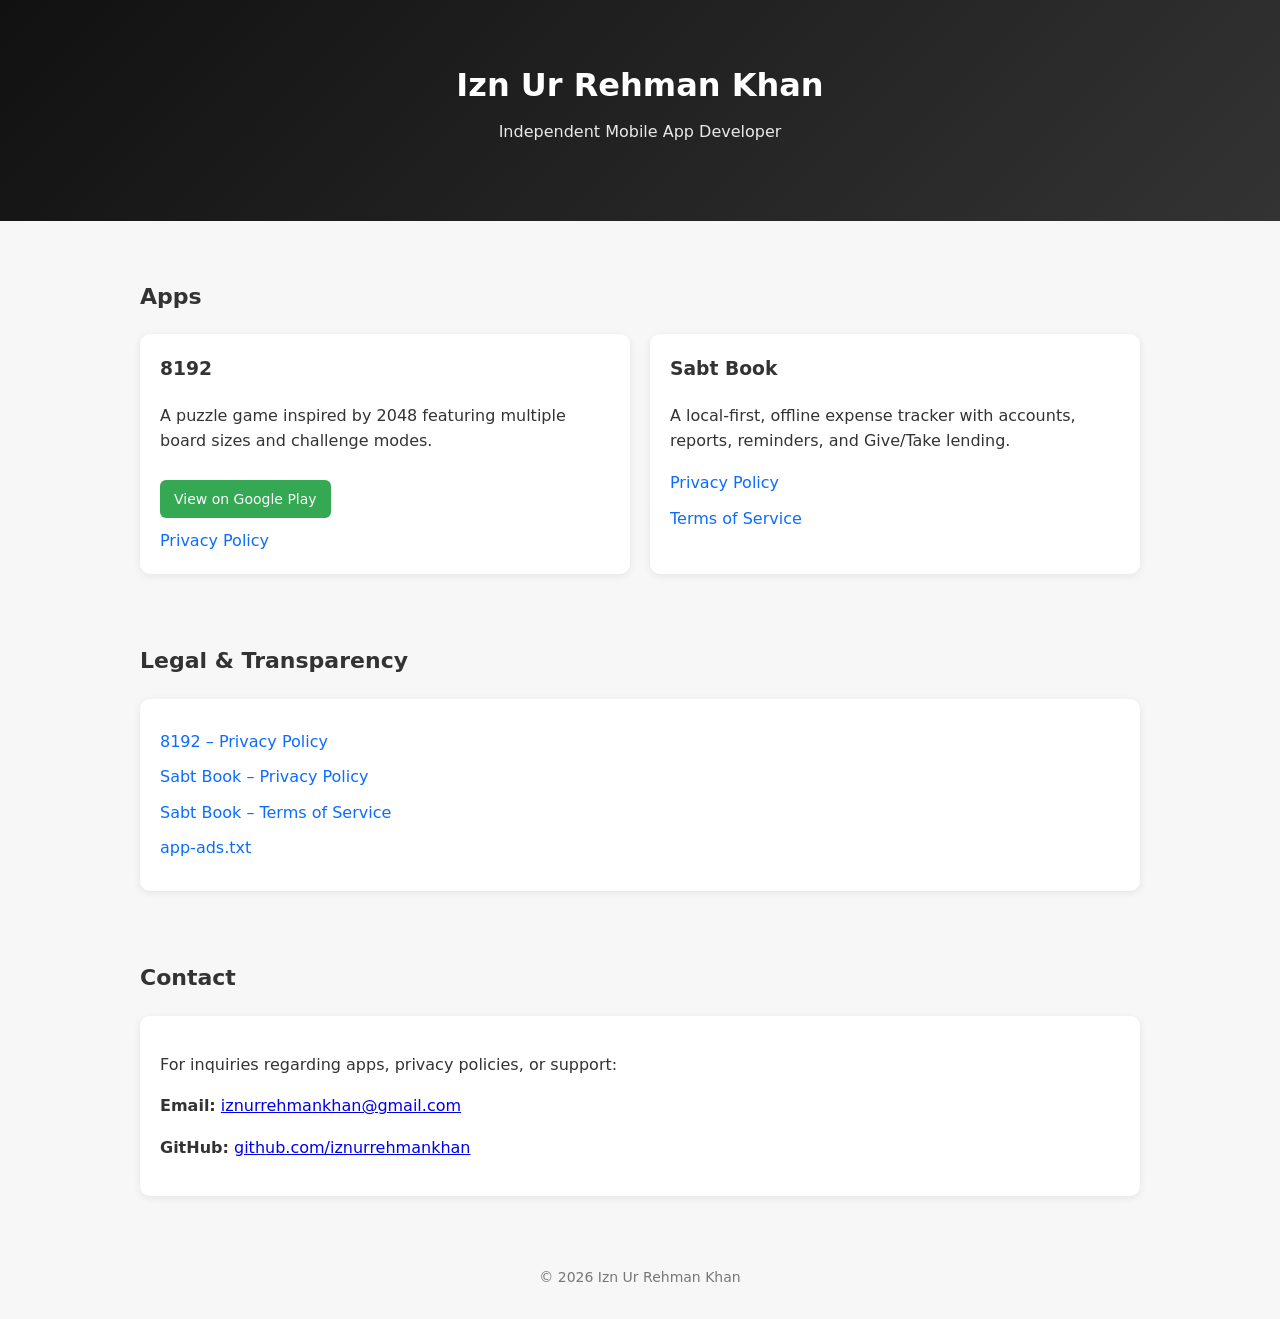
<file: index.html>
<!doctype html>
<html lang="en">

<head>

    <meta charset="UTF-8">
    <meta name="viewport" content="width=device-width,initial-scale=1">

    <title>Izn Ur Rehman Khan – Mobile Apps</title>

    <meta name="description" content="Mobile apps developed by Izn Ur Rehman Khan">

    <link rel="stylesheet" href="css/styles.css">

</head>

<body>

<header>

    <h1>Izn Ur Rehman Khan</h1>
    <p>Independent Mobile App Developer</p>

</header>

<main>

    <h2 class="section-title">Apps</h2>

    <div class="apps">

        <div class="card">

            <h3>8192</h3>

            <p>
                A puzzle game inspired by 2048 featuring multiple board sizes and challenge modes.
            </p>

            <a class="button"
               href="https://play.google.com/store/apps/details?id=com.iznurrehmankhan.eightoneninetwo"
               target="_blank"
               rel="noopener noreferrer">

                View on Google Play

            </a>

            <a class="link"
               href="privacy/8192.html">

                Privacy Policy

            </a>

        </div>

        <div class="card">

            <h3>Sabt Book</h3>

            <p>
                A local-first, offline expense tracker with accounts, reports, reminders, and Give/Take lending.
            </p>

            <a class="link"
               href="privacy/sabtbook.html">

                Privacy Policy

            </a>

            <a class="link"
               href="terms/sabtbook.html">

                Terms of Service

            </a>

        </div>

    </div>

    <br><br>

    <h2 class="section-title">Legal & Transparency</h2>

    <div class="list">

        <a href="privacy/8192.html">
            8192 – Privacy Policy
        </a>

        <a href="privacy/sabtbook.html">
            Sabt Book – Privacy Policy
        </a>

        <a href="terms/sabtbook.html">
            Sabt Book – Terms of Service
        </a>

        <a href="app-ads.txt">
            app-ads.txt
        </a>

    </div>

    <br><br>

    <h2 id="contact" class="section-title">Contact</h2>

    <div class="list">

        <p>
            For inquiries regarding apps, privacy policies, or support:
        </p>

        <p>
            <strong>Email:</strong>
            <a href="mailto:iznurrehmankhan@gmail.com">
                iznurrehmankhan@gmail.com
            </a>
        </p>

        <p>
            <strong>GitHub:</strong>
            <a href="https://github.com/iznurrehmankhan" target="_blank" rel="noopener noreferrer">
                github.com/iznurrehmankhan
            </a>
        </p>

    </div>

</main>

<footer>

    © 2026 Izn Ur Rehman Khan

</footer>

</body>

</html>
</file>
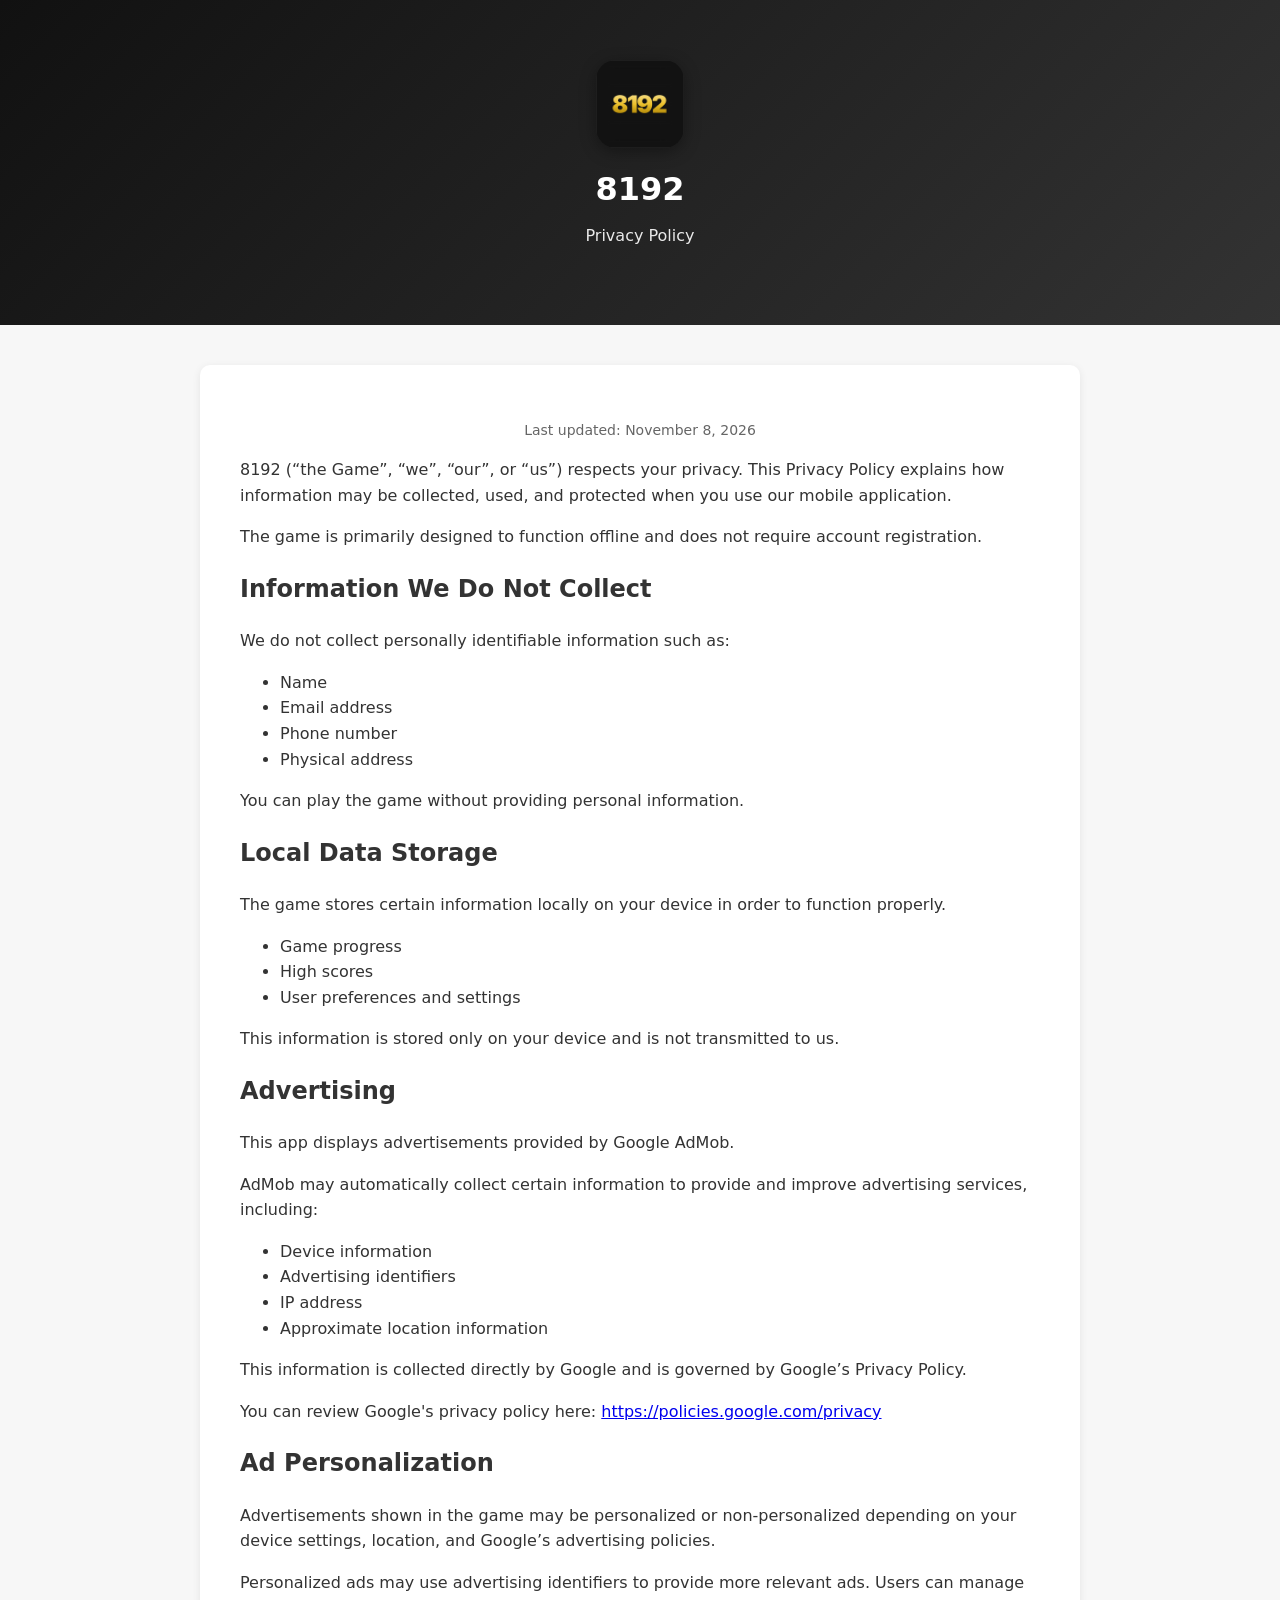
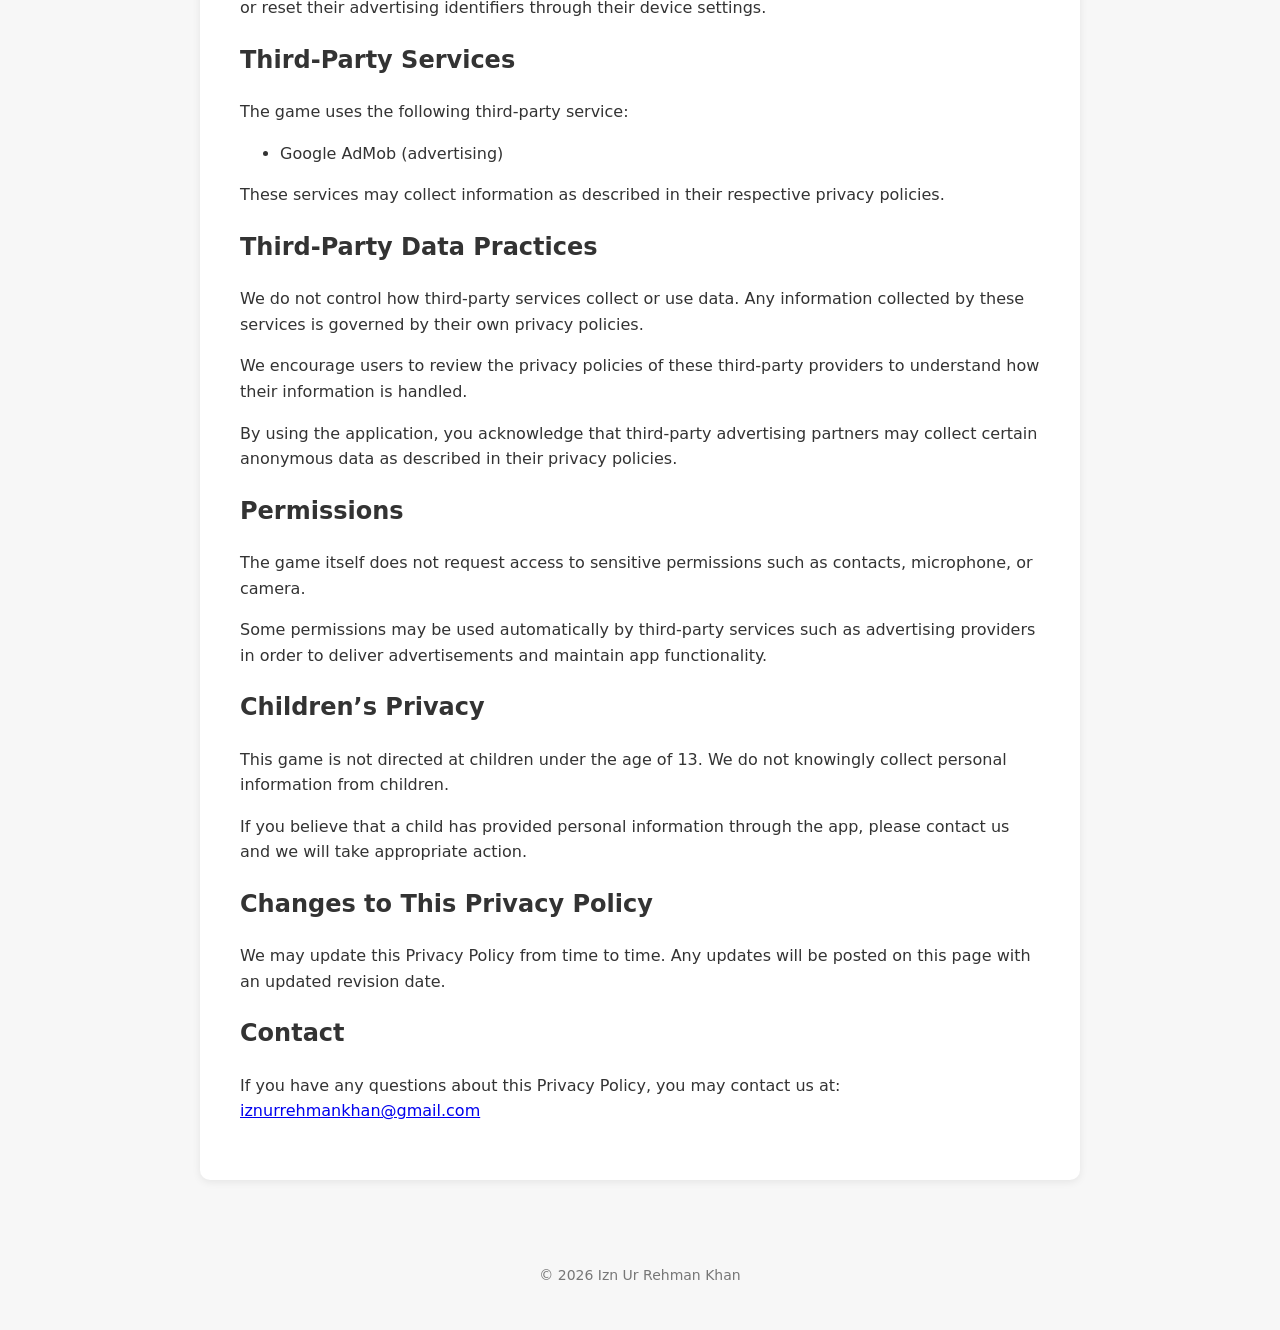
<file: privacy/8192.html>
<!DOCTYPE html>
<html lang="en">

<head>

    <meta charset="UTF-8">
    <meta name="viewport" content="width=device-width, initial-scale=1">

    <title>8192 – Privacy Policy</title>

    <meta name="description"
          content="Privacy Policy for the mobile game 8192. Learn how data is handled and how advertisements are served.">

    <link rel="stylesheet" href="../css/styles.css">

</head>

<body>

<header>
    <img class="app-icon"
         src="../assets/icons/8192.png"
         width="88"
         height="88"
         alt="8192 app icon">
    <h1>8192</h1>
    <p>Privacy Policy</p>
</header>

<main>

    <div class="container">

        <p class="last-updated">
            Last updated: November 8, 2026
        </p>

        <p>
            8192 (“the Game”, “we”, “our”, or “us”) respects your privacy.
            This Privacy Policy explains how information may be collected, used, and
            protected when you use our mobile application.
        </p>

        <p>
            The game is primarily designed to function offline and does not require
            account registration.
        </p>

        <h2>Information We Do Not Collect</h2>

        <p>
            We do not collect personally identifiable information such as:
        </p>

        <ul>
            <li>Name</li>
            <li>Email address</li>
            <li>Phone number</li>
            <li>Physical address</li>
        </ul>

        <p>
            You can play the game without providing personal information.
        </p>

        <h2>Local Data Storage</h2>

        <p>
            The game stores certain information locally on your device in order
            to function properly.
        </p>

        <ul>
            <li>Game progress</li>
            <li>High scores</li>
            <li>User preferences and settings</li>
        </ul>

        <p>
            This information is stored only on your device and is not transmitted
            to us.
        </p>

        <h2>Advertising</h2>

        <p>
            This app displays advertisements provided by Google AdMob.
        </p>

        <p>
            AdMob may automatically collect certain information to provide and
            improve advertising services, including:
        </p>

        <ul>
            <li>Device information</li>
            <li>Advertising identifiers</li>
            <li>IP address</li>
            <li>Approximate location information</li>
        </ul>

        <p>
            This information is collected directly by Google and is governed by
            Google’s Privacy Policy.
        </p>

        <p>
            You can review Google's privacy policy here:
            <a href="https://policies.google.com/privacy" target="_blank" rel="noopener">
                https://policies.google.com/privacy
            </a>
        </p>

        <h2>Ad Personalization</h2>

        <p>
            Advertisements shown in the game may be personalized or non-personalized
            depending on your device settings, location, and Google’s advertising policies.
        </p>

        <p>
            Personalized ads may use advertising identifiers to provide more relevant ads.
            Users can manage or reset their advertising identifiers through their device
            settings.
        </p>

        <h2>Third-Party Services</h2>

        <p>
            The game uses the following third-party service:
        </p>

        <ul>
            <li>Google AdMob (advertising)</li>
        </ul>

        <p>
            These services may collect information as described in their respective
            privacy policies.
        </p>

        <h2>Third-Party Data Practices</h2>

        <p>
            We do not control how third-party services collect or use data.
            Any information collected by these services is governed by their
            own privacy policies.
        </p>

        <p>
            We encourage users to review the privacy policies of these
            third-party providers to understand how their information
            is handled.
        </p>

        <p>
            By using the application, you acknowledge that third-party
            advertising partners may collect certain anonymous data
            as described in their privacy policies.
        </p>

        <h2>Permissions</h2>

        <p>
            The game itself does not request access to sensitive permissions such
            as contacts, microphone, or camera.
        </p>

        <p>
            Some permissions may be used automatically by third-party services such
            as advertising providers in order to deliver advertisements and
            maintain app functionality.
        </p>

        <h2>Children’s Privacy</h2>

        <p>
            This game is not directed at children under the age of 13.
            We do not knowingly collect personal information from children.
        </p>

        <p>
            If you believe that a child has provided personal information through
            the app, please contact us and we will take appropriate action.
        </p>

        <h2>Changes to This Privacy Policy</h2>

        <p>
            We may update this Privacy Policy from time to time.
            Any updates will be posted on this page with an updated revision date.
        </p>

        <h2>Contact</h2>

        <p>
            If you have any questions about this Privacy Policy, you may contact us at:
            <a href="mailto:iznurrehmankhan@gmail.com">
                iznurrehmankhan@gmail.com
            </a>

        </p>

    </div>

</main>

<footer>
    <p>© 2026 Izn Ur Rehman Khan</p>
</footer>

</body>

</html>
</file>
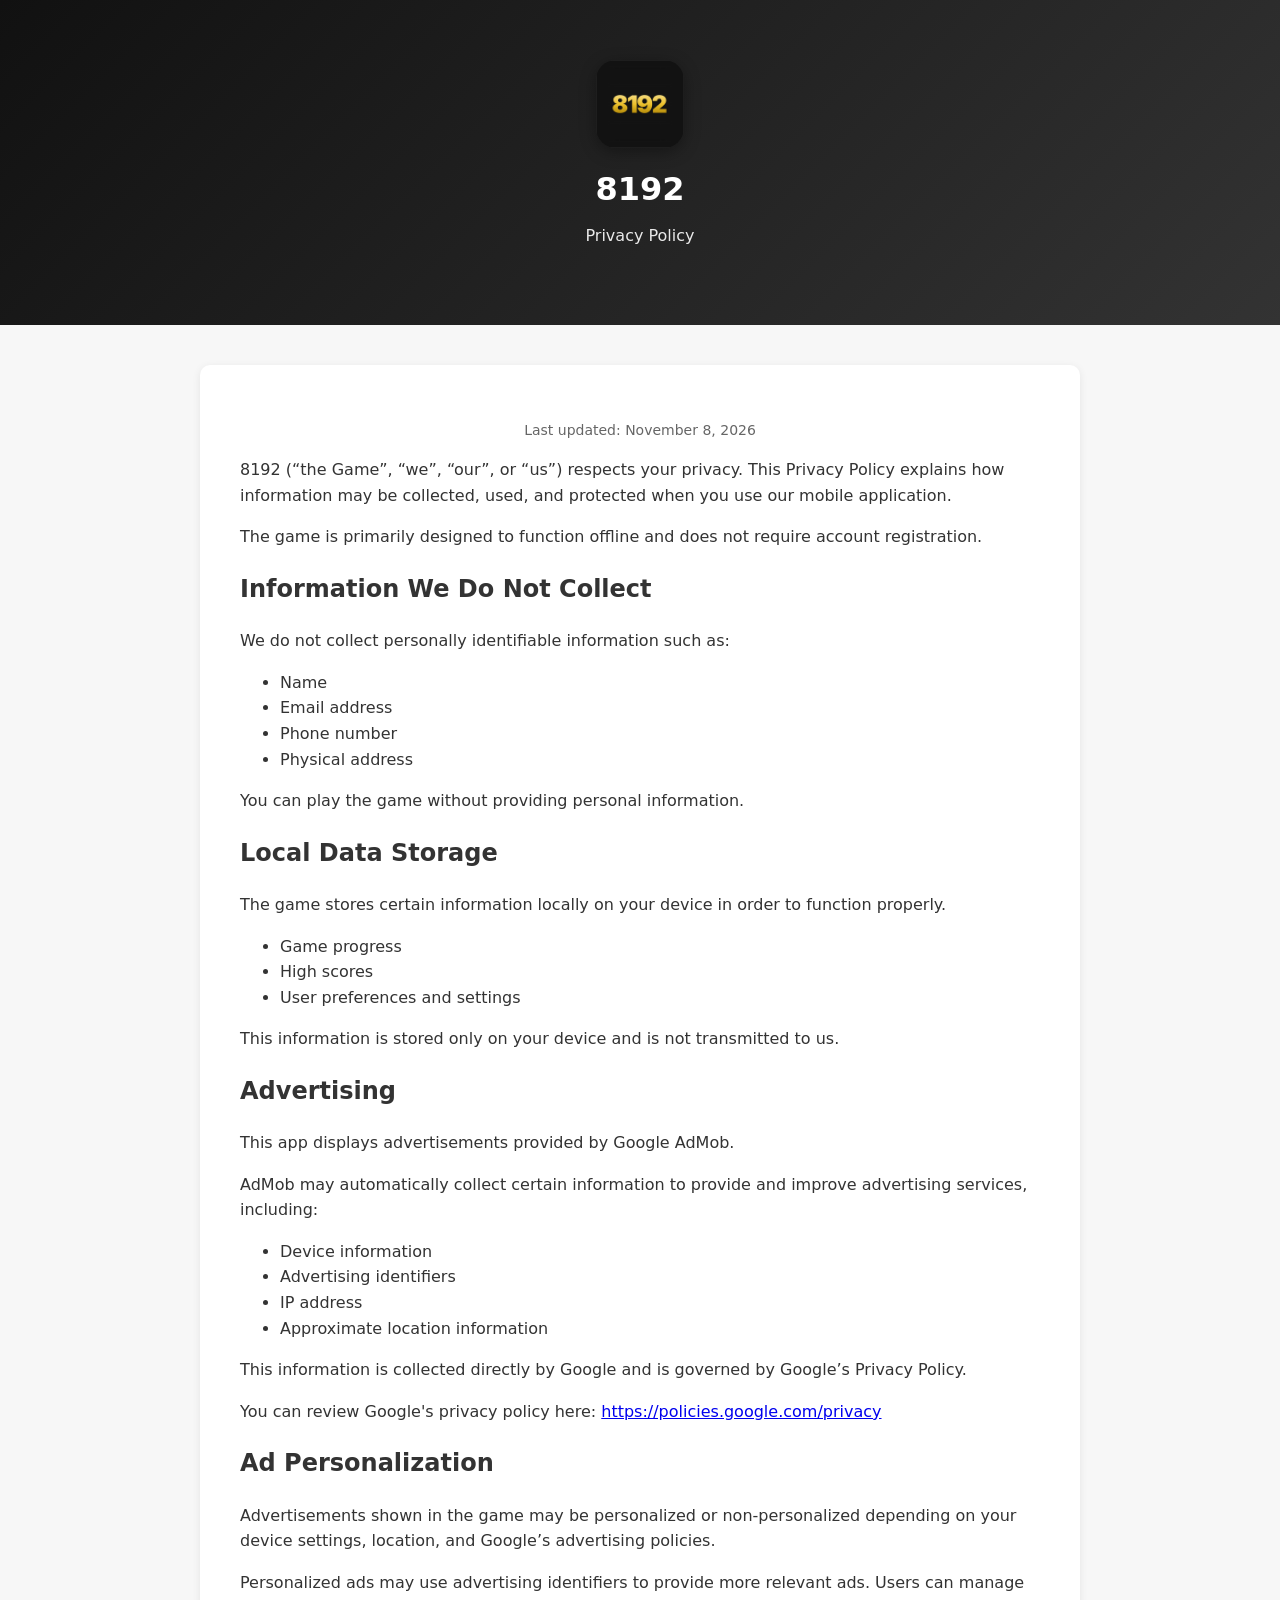
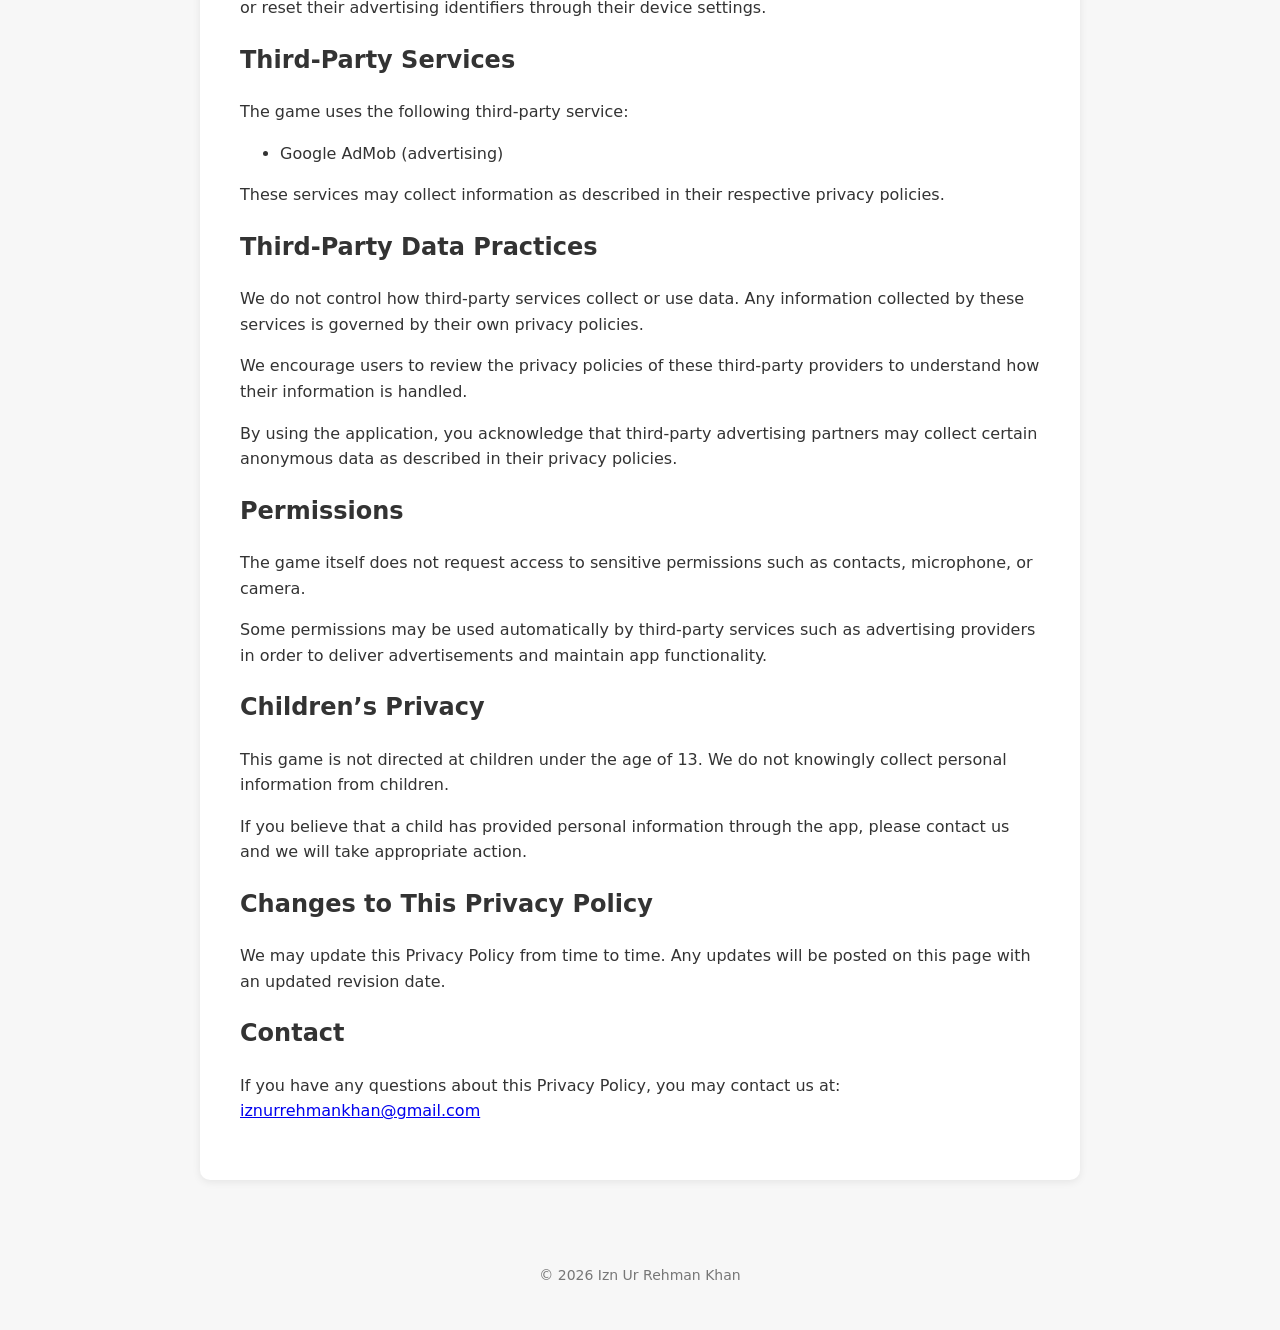
<file: privacy/eightoneninetwo.html>
<!DOCTYPE html>
<html lang="en">
<head>
    <meta charset="UTF-8">
    <meta http-equiv="refresh" content="0; url=8192.html">
    <link rel="canonical" href="https://iznurrehmankhan.github.io/privacy/8192.html">
    <title>8192 – Privacy Policy</title>
</head>
<body>
    <p>Moved to <a href="8192.html">8192 Privacy Policy</a>.</p>
</body>
</html>
</file>
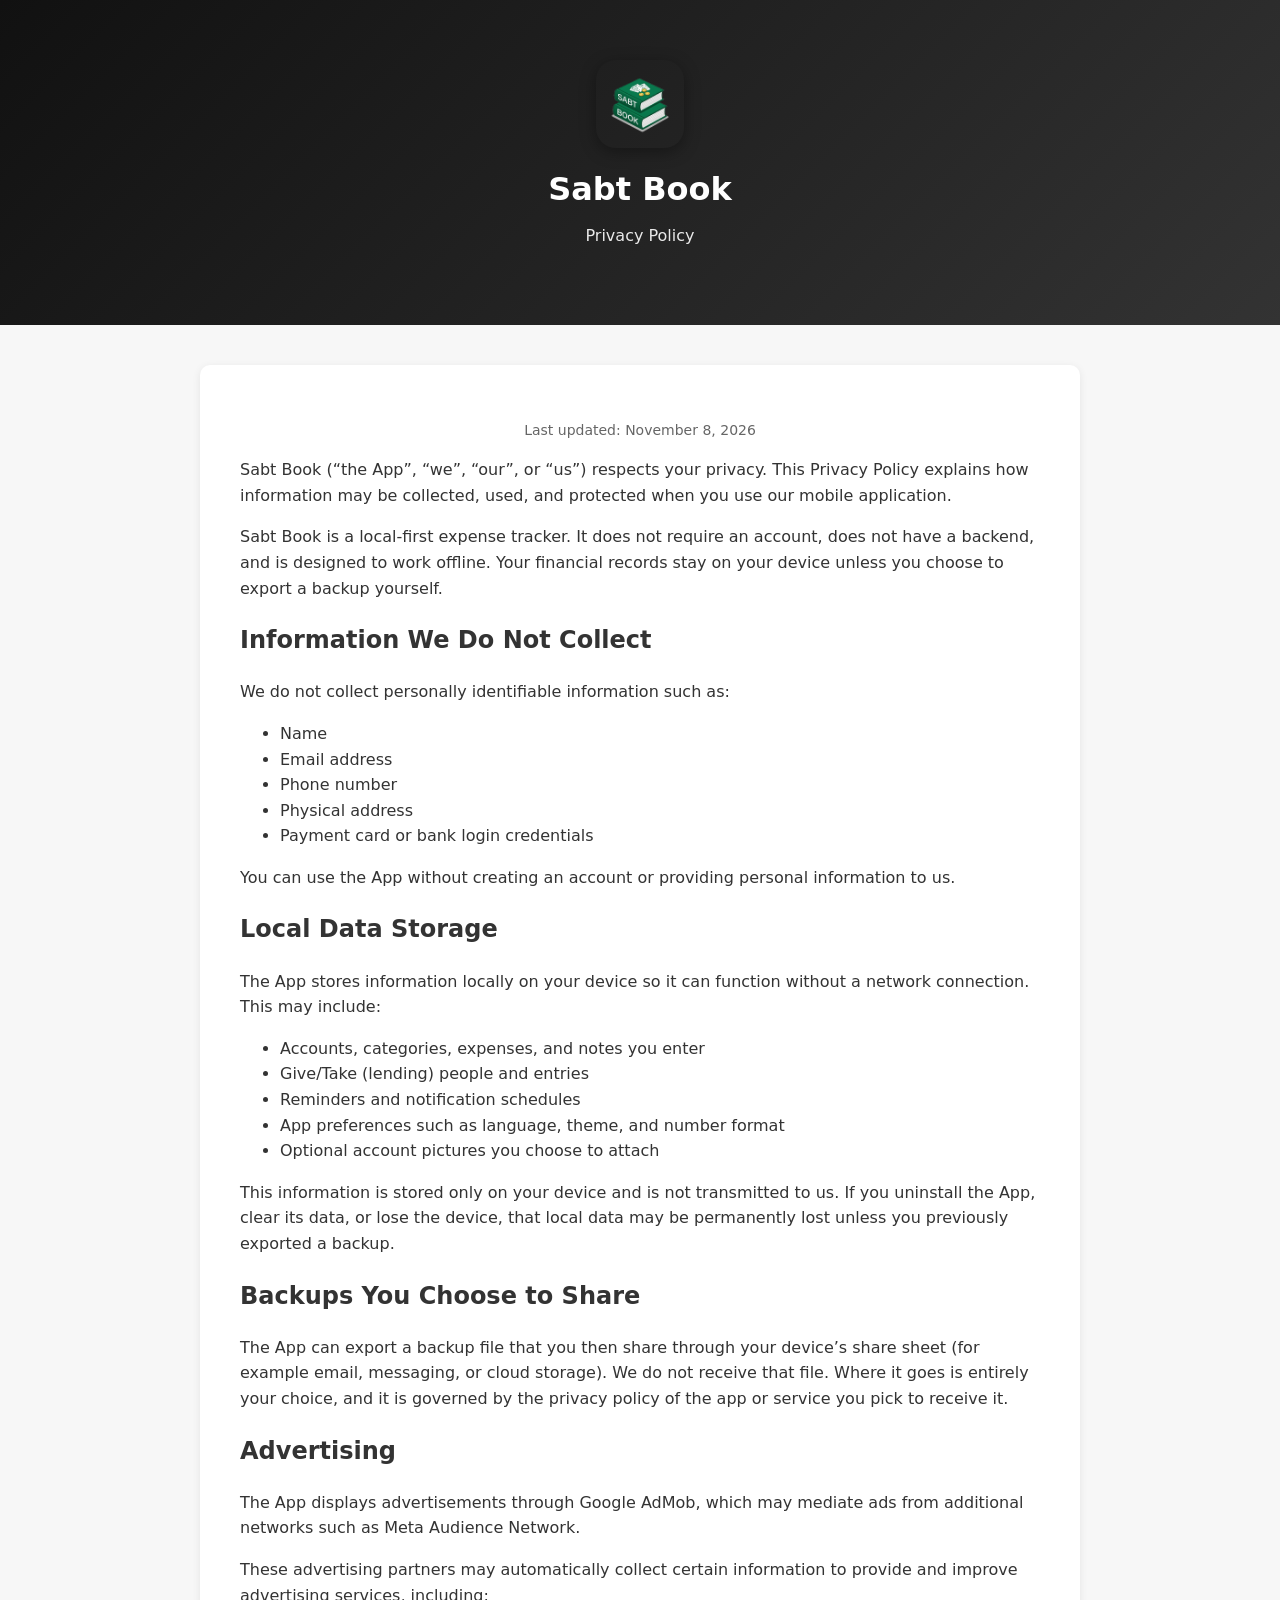
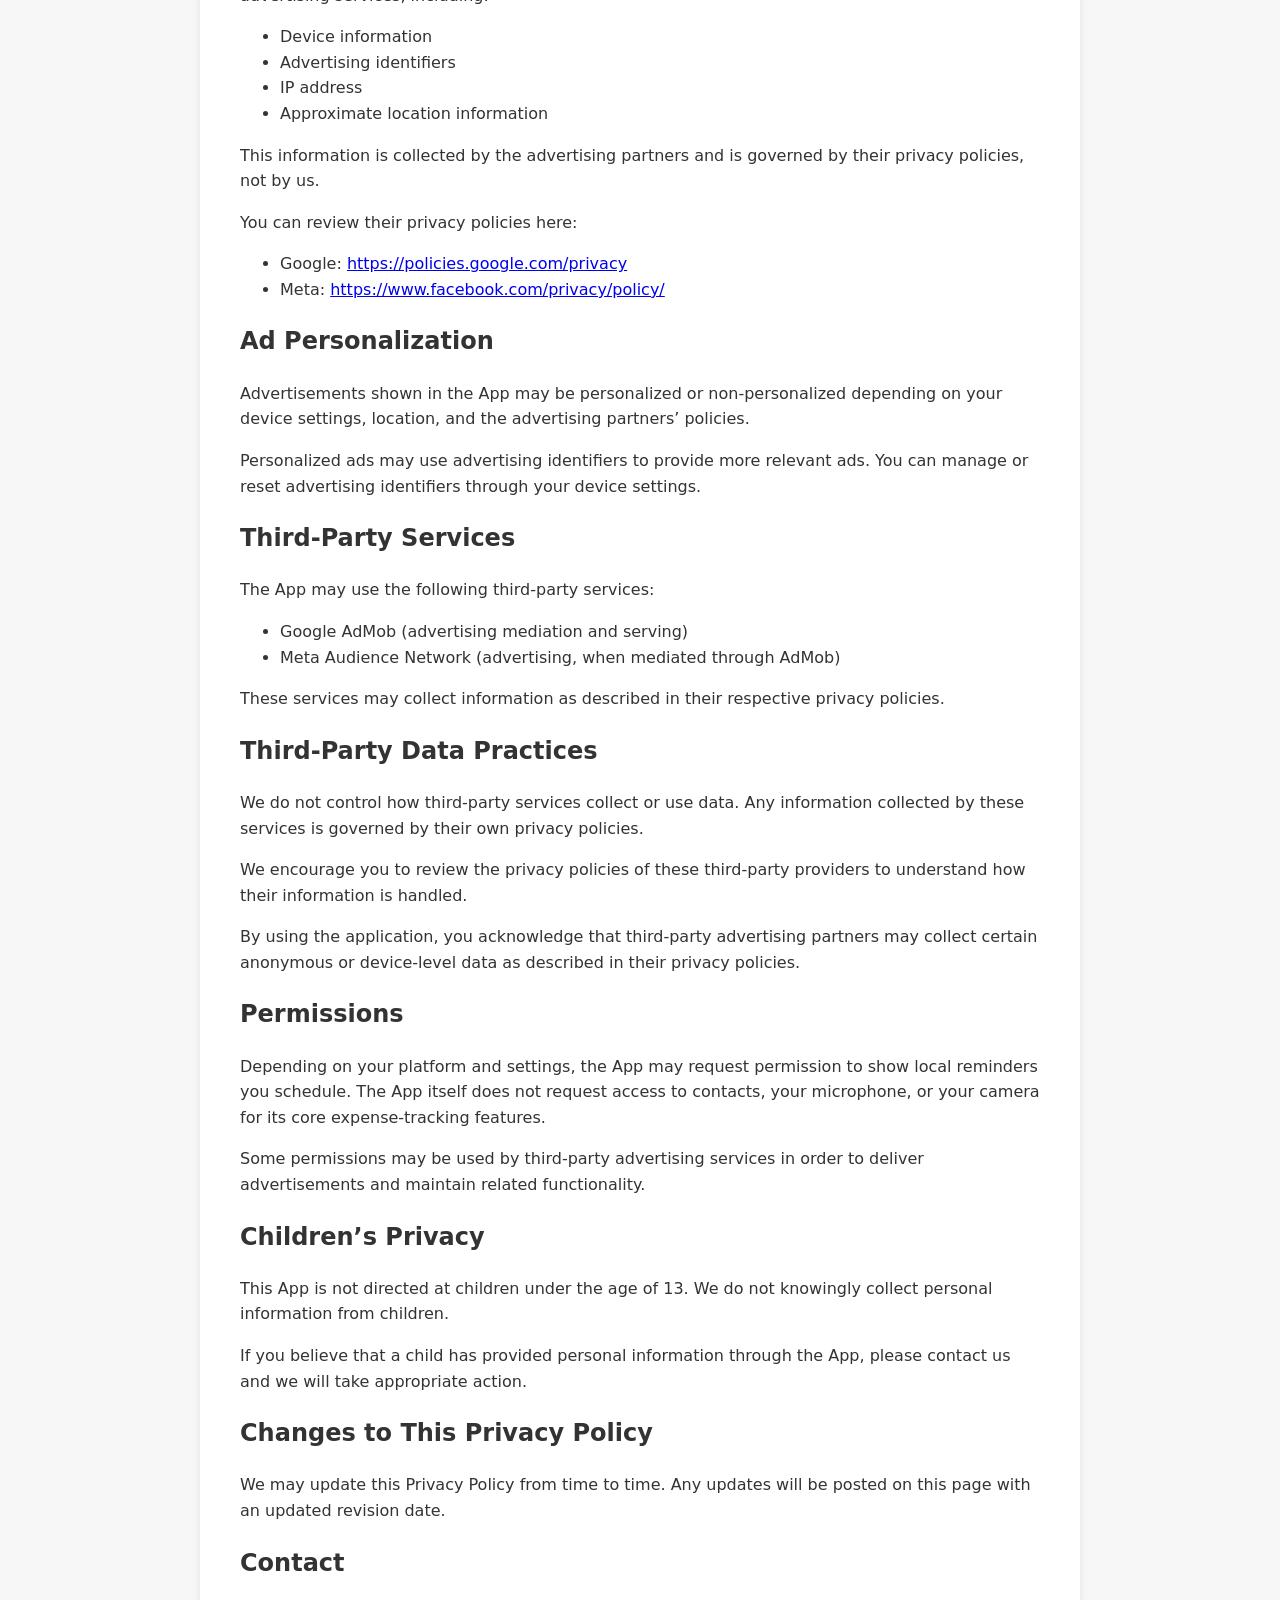
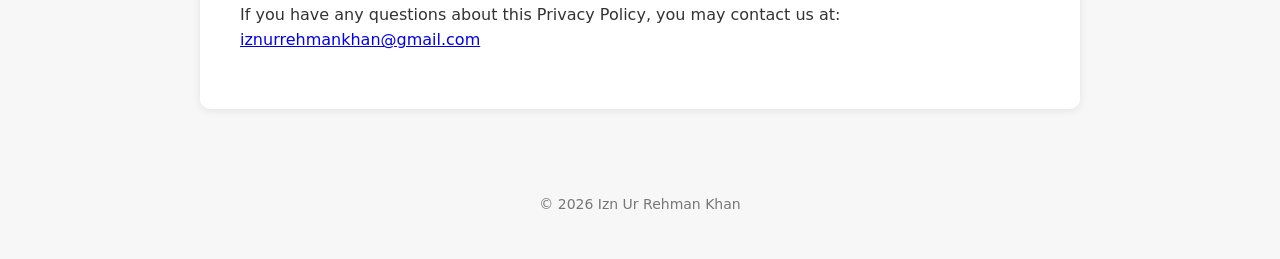
<file: privacy/sabtbook.html>
<!DOCTYPE html>
<html lang="en">

<head>

    <meta charset="UTF-8">
    <meta name="viewport" content="width=device-width, initial-scale=1">

    <title>Sabt Book – Privacy Policy</title>

    <meta name="description"
          content="Privacy Policy for the Sabt Book expense tracker. Learn how data is stored on device and how advertisements are served.">

    <link rel="stylesheet" href="../css/styles.css">

</head>

<body>

<header>
    <img class="app-icon"
         src="../assets/icons/sabtbook.png"
         width="88"
         height="88"
         alt="Sabt Book app icon">
    <h1>Sabt Book</h1>
    <p>Privacy Policy</p>
</header>

<main>

    <div class="container">

        <p class="last-updated">
            Last updated: November 8, 2026
        </p>

        <p>
            Sabt Book (“the App”, “we”, “our”, or “us”) respects your privacy.
            This Privacy Policy explains how information may be collected, used, and
            protected when you use our mobile application.
        </p>

        <p>
            Sabt Book is a local-first expense tracker. It does not require an
            account, does not have a backend, and is designed to work offline.
            Your financial records stay on your device unless you choose to
            export a backup yourself.
        </p>

        <h2>Information We Do Not Collect</h2>

        <p>
            We do not collect personally identifiable information such as:
        </p>

        <ul>
            <li>Name</li>
            <li>Email address</li>
            <li>Phone number</li>
            <li>Physical address</li>
            <li>Payment card or bank login credentials</li>
        </ul>

        <p>
            You can use the App without creating an account or providing personal
            information to us.
        </p>

        <h2>Local Data Storage</h2>

        <p>
            The App stores information locally on your device so it can function
            without a network connection. This may include:
        </p>

        <ul>
            <li>Accounts, categories, expenses, and notes you enter</li>
            <li>Give/Take (lending) people and entries</li>
            <li>Reminders and notification schedules</li>
            <li>App preferences such as language, theme, and number format</li>
            <li>Optional account pictures you choose to attach</li>
        </ul>

        <p>
            This information is stored only on your device and is not transmitted
            to us. If you uninstall the App, clear its data, or lose the device,
            that local data may be permanently lost unless you previously exported
            a backup.
        </p>

        <h2>Backups You Choose to Share</h2>

        <p>
            The App can export a backup file that you then share through your
            device’s share sheet (for example email, messaging, or cloud storage).
            We do not receive that file. Where it goes is entirely your choice,
            and it is governed by the privacy policy of the app or service you
            pick to receive it.
        </p>

        <h2>Advertising</h2>

        <p>
            The App displays advertisements through Google AdMob, which may
            mediate ads from additional networks such as Meta Audience Network.
        </p>

        <p>
            These advertising partners may automatically collect certain
            information to provide and improve advertising services, including:
        </p>

        <ul>
            <li>Device information</li>
            <li>Advertising identifiers</li>
            <li>IP address</li>
            <li>Approximate location information</li>
        </ul>

        <p>
            This information is collected by the advertising partners and is
            governed by their privacy policies, not by us.
        </p>

        <p>
            You can review their privacy policies here:
        </p>

        <ul>
            <li>
                Google:
                <a href="https://policies.google.com/privacy" target="_blank" rel="noopener">
                    https://policies.google.com/privacy
                </a>
            </li>
            <li>
                Meta:
                <a href="https://www.facebook.com/privacy/policy/" target="_blank" rel="noopener">
                    https://www.facebook.com/privacy/policy/
                </a>
            </li>
        </ul>

        <h2>Ad Personalization</h2>

        <p>
            Advertisements shown in the App may be personalized or non-personalized
            depending on your device settings, location, and the advertising
            partners’ policies.
        </p>

        <p>
            Personalized ads may use advertising identifiers to provide more
            relevant ads. You can manage or reset advertising identifiers through
            your device settings.
        </p>

        <h2>Third-Party Services</h2>

        <p>
            The App may use the following third-party services:
        </p>

        <ul>
            <li>Google AdMob (advertising mediation and serving)</li>
            <li>Meta Audience Network (advertising, when mediated through AdMob)</li>
        </ul>

        <p>
            These services may collect information as described in their
            respective privacy policies.
        </p>

        <h2>Third-Party Data Practices</h2>

        <p>
            We do not control how third-party services collect or use data.
            Any information collected by these services is governed by their
            own privacy policies.
        </p>

        <p>
            We encourage you to review the privacy policies of these third-party
            providers to understand how their information is handled.
        </p>

        <p>
            By using the application, you acknowledge that third-party
            advertising partners may collect certain anonymous or
            device-level data as described in their privacy policies.
        </p>

        <h2>Permissions</h2>

        <p>
            Depending on your platform and settings, the App may request
            permission to show local reminders you schedule. The App itself does
            not request access to contacts, your microphone, or your camera for
            its core expense-tracking features.
        </p>

        <p>
            Some permissions may be used by third-party advertising services in
            order to deliver advertisements and maintain related functionality.
        </p>

        <h2>Children’s Privacy</h2>

        <p>
            This App is not directed at children under the age of 13.
            We do not knowingly collect personal information from children.
        </p>

        <p>
            If you believe that a child has provided personal information through
            the App, please contact us and we will take appropriate action.
        </p>

        <h2>Changes to This Privacy Policy</h2>

        <p>
            We may update this Privacy Policy from time to time.
            Any updates will be posted on this page with an updated revision date.
        </p>

        <h2>Contact</h2>

        <p>
            If you have any questions about this Privacy Policy, you may contact us at:
            <a href="mailto:iznurrehmankhan@gmail.com">
                iznurrehmankhan@gmail.com
            </a>
        </p>

    </div>

</main>

<footer>
    <p>© 2026 Izn Ur Rehman Khan</p>
</footer>

</body>

</html>
</file>
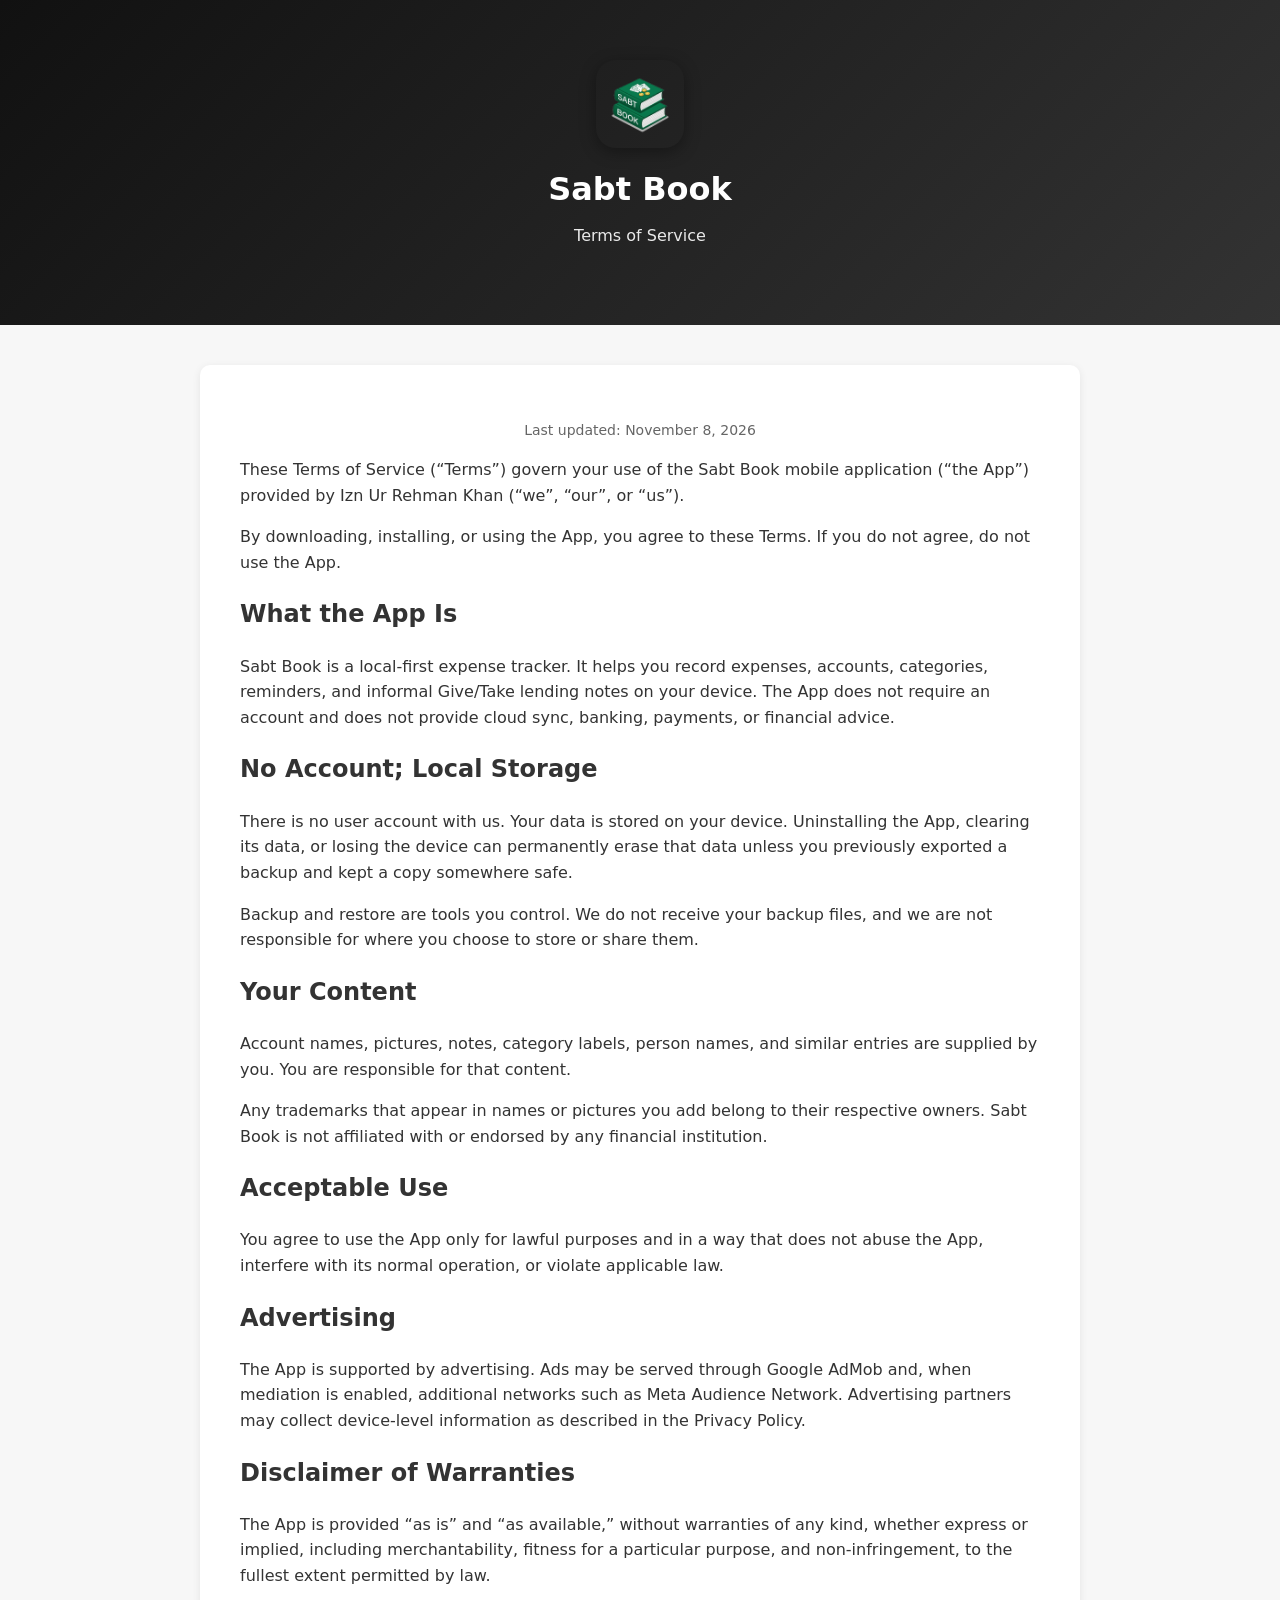
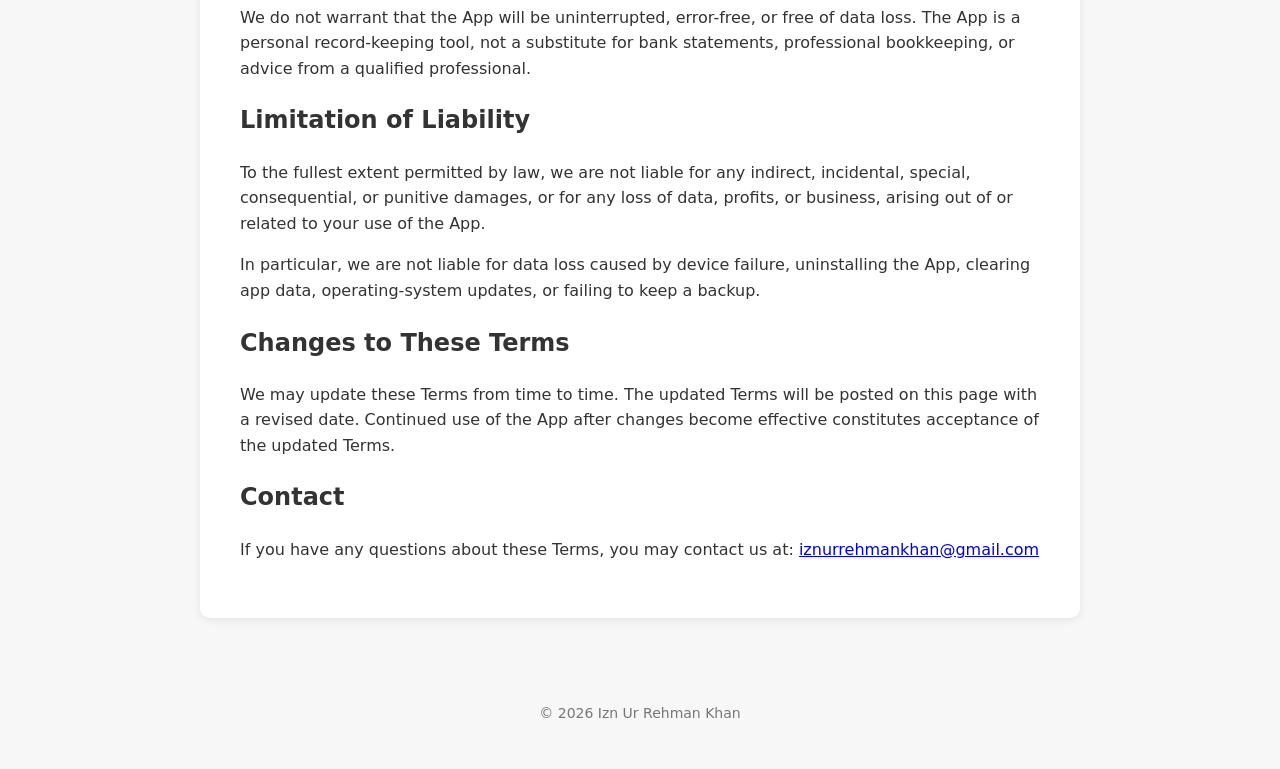
<file: terms/sabtbook.html>
<!DOCTYPE html>
<html lang="en">

<head>

    <meta charset="UTF-8">
    <meta name="viewport" content="width=device-width, initial-scale=1">

    <title>Sabt Book – Terms of Service</title>

    <meta name="description"
          content="Terms of Service for the Sabt Book expense tracker.">

    <link rel="stylesheet" href="../css/styles.css">

</head>

<body>

<header>
    <img class="app-icon"
         src="../assets/icons/sabtbook.png"
         width="88"
         height="88"
         alt="Sabt Book app icon">
    <h1>Sabt Book</h1>
    <p>Terms of Service</p>
</header>

<main>

    <div class="container">

        <p class="last-updated">
            Last updated: November 8, 2026
        </p>

        <p>
            These Terms of Service (“Terms”) govern your use of the Sabt Book
            mobile application (“the App”) provided by Izn Ur Rehman Khan
            (“we”, “our”, or “us”).
        </p>

        <p>
            By downloading, installing, or using the App, you agree to these
            Terms. If you do not agree, do not use the App.
        </p>

        <h2>What the App Is</h2>

        <p>
            Sabt Book is a local-first expense tracker. It helps you record
            expenses, accounts, categories, reminders, and informal Give/Take
            lending notes on your device. The App does not require an account
            and does not provide cloud sync, banking, payments, or financial
            advice.
        </p>

        <h2>No Account; Local Storage</h2>

        <p>
            There is no user account with us. Your data is stored on your
            device. Uninstalling the App, clearing its data, or losing the
            device can permanently erase that data unless you previously
            exported a backup and kept a copy somewhere safe.
        </p>

        <p>
            Backup and restore are tools you control. We do not receive your
            backup files, and we are not responsible for where you choose to
            store or share them.
        </p>

        <h2>Your Content</h2>

        <p>
            Account names, pictures, notes, category labels, person names, and
            similar entries are supplied by you. You are responsible for that
            content.
        </p>

        <p>
            Any trademarks that appear in names or pictures you add belong to
            their respective owners. Sabt Book is not affiliated with or
            endorsed by any financial institution.
        </p>

        <h2>Acceptable Use</h2>

        <p>
            You agree to use the App only for lawful purposes and in a way that
            does not abuse the App, interfere with its normal operation, or
            violate applicable law.
        </p>

        <h2>Advertising</h2>

        <p>
            The App is supported by advertising. Ads may be served through
            Google AdMob and, when mediation is enabled, additional networks
            such as Meta Audience Network. Advertising partners may collect
            device-level information as described in the Privacy Policy.
        </p>

        <h2>Disclaimer of Warranties</h2>

        <p>
            The App is provided “as is” and “as available,” without warranties
            of any kind, whether express or implied, including merchantability,
            fitness for a particular purpose, and non-infringement, to the
            fullest extent permitted by law.
        </p>

        <p>
            We do not warrant that the App will be uninterrupted, error-free,
            or free of data loss. The App is a personal record-keeping tool,
            not a substitute for bank statements, professional bookkeeping, or
            advice from a qualified professional.
        </p>

        <h2>Limitation of Liability</h2>

        <p>
            To the fullest extent permitted by law, we are not liable for any
            indirect, incidental, special, consequential, or punitive damages,
            or for any loss of data, profits, or business, arising out of or
            related to your use of the App.
        </p>

        <p>
            In particular, we are not liable for data loss caused by device
            failure, uninstalling the App, clearing app data, operating-system
            updates, or failing to keep a backup.
        </p>

        <h2>Changes to These Terms</h2>

        <p>
            We may update these Terms from time to time. The updated Terms will
            be posted on this page with a revised date. Continued use of the
            App after changes become effective constitutes acceptance of the
            updated Terms.
        </p>

        <h2>Contact</h2>

        <p>
            If you have any questions about these Terms, you may contact us at:
            <a href="mailto:iznurrehmankhan@gmail.com">
                iznurrehmankhan@gmail.com
            </a>
        </p>

    </div>

</main>

<footer>
    <p>© 2026 Izn Ur Rehman Khan</p>
</footer>

</body>

</html>
</file>
<file: css/styles.css>
body{
  font-family: system-ui,-apple-system,Segoe UI,Roboto,Ubuntu,Cantarell,sans-serif;
  margin:0;
  background:#f7f7f7;
  color:#333;
  line-height:1.6;
}

header{
  background:linear-gradient(135deg,#111,#333);
  color:white;
  padding:60px 20px;
  text-align:center;
}

header .app-icon{
  display:block;
  width:88px;
  height:88px;
  margin:0 auto 16px;
  border-radius:20px;
  box-shadow:0 4px 16px rgba(0,0,0,.35);
  /* Transparent icons show the header behind them. Override per image with
     style="--app-icon-bg:#rrggbb" when an icon needs a solid fill; white is
     the fallback if that variable is unset on a light surface. */
  background:var(--app-icon-bg, transparent);
  object-fit:cover;
}

header h1{
  margin:0;
  font-size:32px;
}

header p{
  margin-top:8px;
  opacity:.9;
}

main{
  max-width:1000px;
  margin:auto;
  padding:40px 20px;
}

.section-title{
  font-size:22px;
  margin-bottom:20px;
}

.apps{
  display:grid;
  grid-template-columns:repeat(auto-fit,minmax(260px,1fr));
  gap:20px;
}

.card{
  background:white;
  padding:20px;
  border-radius:10px;
  box-shadow:0 2px 8px rgba(0,0,0,.08);
  transition:transform .15s ease, box-shadow .15s ease;
}

.card:hover{
  transform:translateY(-4px);
  box-shadow:0 6px 16px rgba(0,0,0,.12);
}

.card h3{
  margin-top:0;
}

.button{
  display:inline-block;
  background:#34a853;
  color:white;
  padding:8px 14px;
  border-radius:6px;
  font-size:14px;
  text-decoration:none;
  margin-top:10px;
}

.button:hover{
  background:#2d9449;
}

.link{
  display:block;
  margin-top:10px;
  color:#0b6cff;
  text-decoration:none;
}

.link:hover{
  text-decoration:underline;
}

.list{
  background:white;
  padding:20px;
  border-radius:10px;
  box-shadow:0 2px 8px rgba(0,0,0,.08);
}

.list>a{
  display:block;
  margin:10px 0;
  color:#0b6cff;
  text-decoration:none;
}

.container{
  max-width:800px;
  margin:auto;
  background:white;
  padding:40px;
  border-radius:10px;
  box-shadow:0 2px 8px rgba(0,0,0,.08);
}

.last-updated{
  text-align:center;
  font-size:14px;
  color:#666;
}

footer{
  text-align:center;
  padding:30px;
  font-size:14px;
  color:#777;
}
</file>
